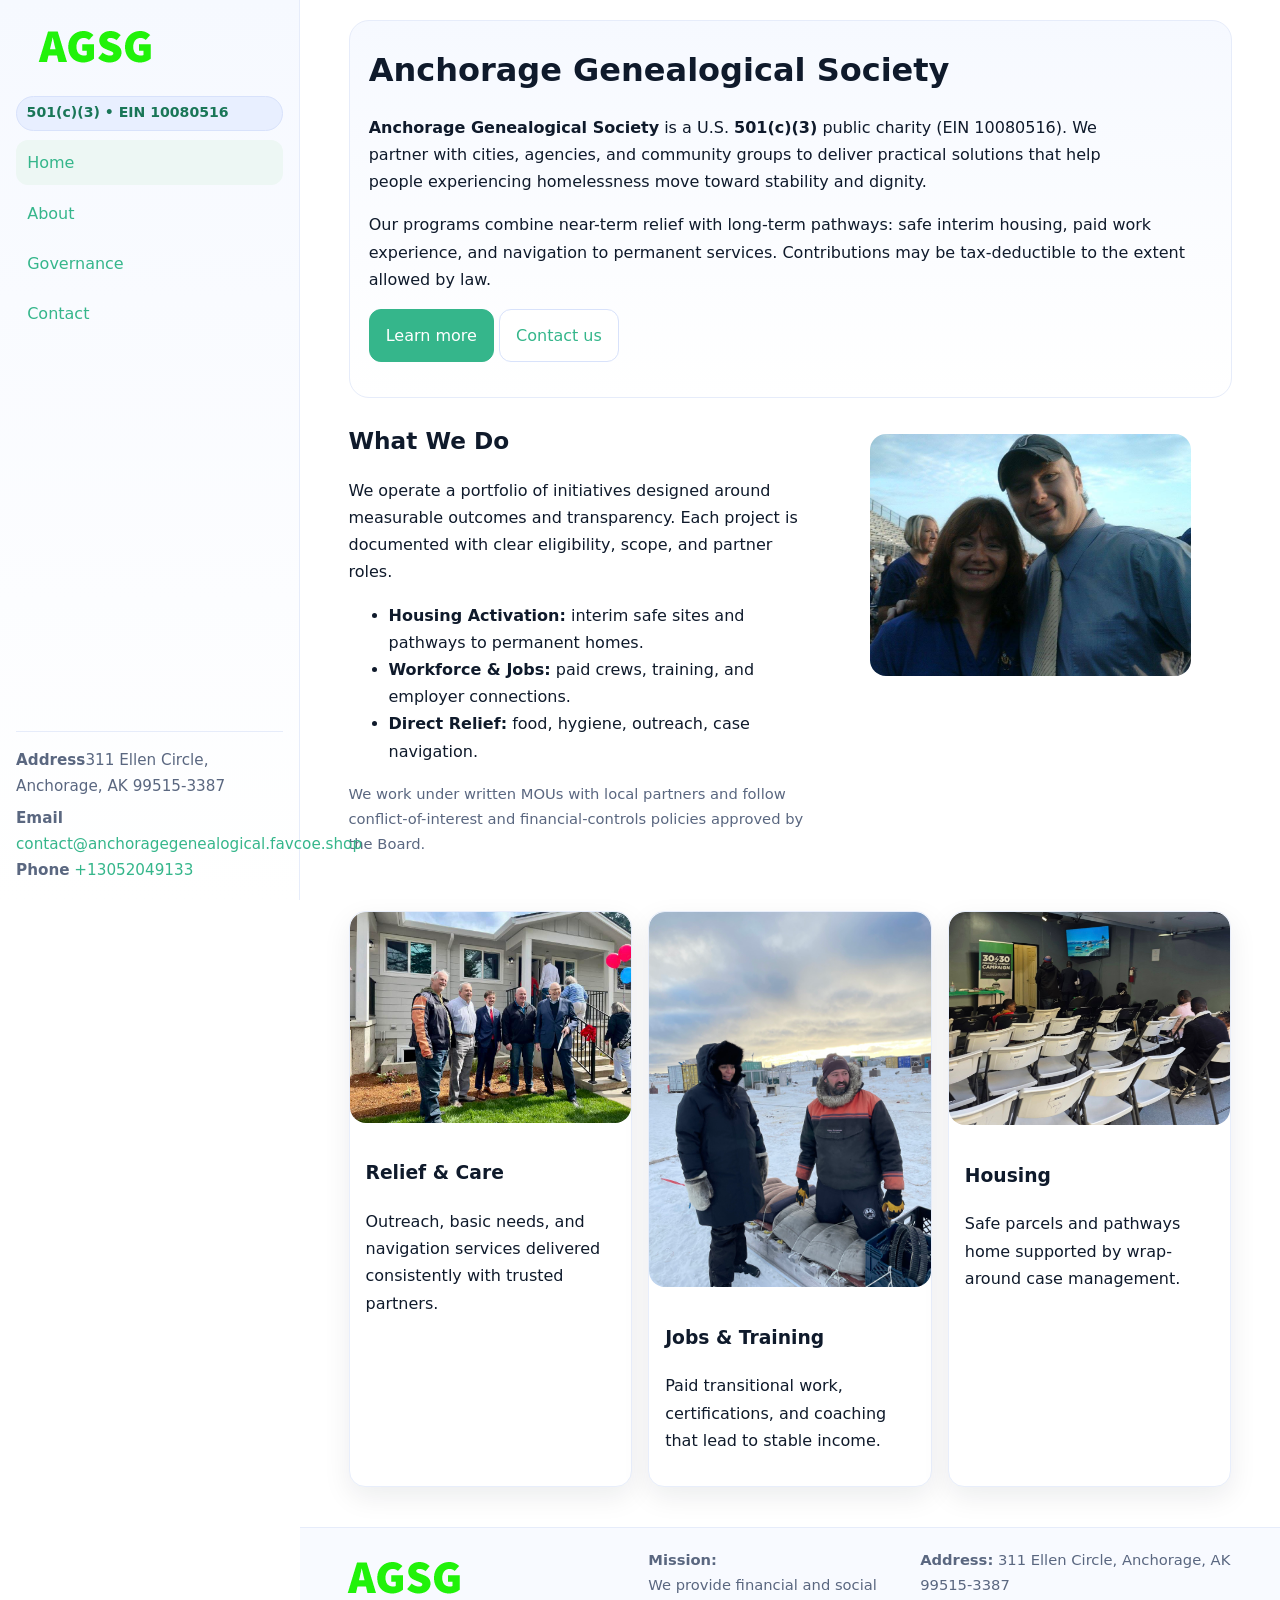
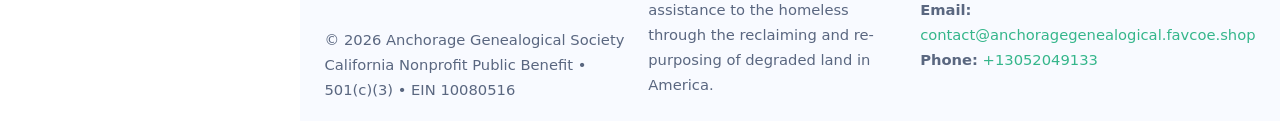
<file: index.html>
<!doctype html>
<html lang="en">
<head>
<meta charset="utf-8"/>
<meta name="viewport" content="width=device-width,initial-scale=1"/>
<title>Anchorage Genealogical Society – Nonprofit • 2025</title>
<link rel="stylesheet" href="assets/styles.css"/>
<link rel="icon" href="images/logo.png">
<meta name="data-ein" content="10080516"><meta name="data-name" content="Anchorage Genealogical Society">
<meta name="data-email" content="contact@anchoragegenealogical.favcoe.shop"><meta name="data-phone" content="+13052049133">
<meta name="data-address311 Ellen Circle, Anchorage, AK 99515-3387"><meta name="data-map" content="17762+YELLOWSTONE+DR,+EAGLE+RIVER,+AK+99577">
  <meta name="description" content="We are a 501(c)(3) organization advancing community services, education, and direct relief through transparent programs, local partnerships, and measurable outcomes.">
<meta name="facebook-domain-verification" content="ckaxwlzmt8o7t18txtqvyyitkjtfil" />
</head>
<body>
<div style="position:absolute;left:-9999px;top:-9999px;opacity:0" data-uniq="{{UNIQUE_BLOB}}">
  <span>We are a 501(c)(3) organization advancing community services, education, and direct relief through transparent programs, local partnerships, and measurable outcomes.</span><svg width="12" height="12" viewBox="0 0 12 12" xmlns="http://www.w3.org/2000/svg"><circle cx="6" cy="6" r="5" fill="#047857"/></svg><img src="images/relief.jpg" width="1" height="1" alt="" loading="lazy"/>
</div>

<div class="app">
  <aside class="sidebar" aria-label="Sidebar">
    <div class="cf5d398caf7"><img src="images/logo.png" alt="Anchorage Genealogical Society logo"></div>
    <span class="c5b4020aa87">501(c)(3) • EIN 10080516</span>
    <nav class="c1203695b1f" aria-label="Main navigation">
      <a class="active" href="index.html">Home</a>
      <a href="about.html">About</a>
      <a href="governance.html">Governance</a>
      <a href="contact.html">Contact</a>
    </nav>
    <div class="contact">
      <div><strong>Address</strong>311 Ellen Circle, Anchorage, AK 99515-3387</div>
      <div style="margin-top:.4rem"><strong>Email</strong> <a href="mailto:contact@anchoragegenealogical.favcoe.shop">contact@anchoragegenealogical.favcoe.shop</a></div>
      <div><strong>Phone</strong> <a href="tel:+13052049133">+13052049133</a></div>
    </div>
  </aside>

  <main>
    <div class="container">
      <section class="c22396f1a43" aria-labelledby="home-title">
        <h1 id="home-title">Anchorage Genealogical Society</h1>
        <p class="c1d016af853">
          <strong>Anchorage Genealogical Society</strong> is a U.S. <strong>501(c)(3)</strong> public charity (EIN 10080516).
          We partner with cities, agencies, and community groups to deliver practical solutions that
          help people experiencing homelessness move toward stability and dignity.
        </p>
        <p>
          Our programs combine near-term relief with long-term pathways: safe interim housing,
          paid work experience, and navigation to permanent services. Contributions may be
          tax-deductible to the extent allowed by law.
        </p>
        <p>
          <a class="cd701d2002d btn-primary" href="about.html">Learn more</a>
          <a class="cd701d2002d" href="contact.html">Contact us</a>
        </p>
      </section>

      <section class="section split">
        <div>
          <h2>What We Do</h2>
          <p>
            We operate a portfolio of initiatives designed around measurable outcomes and transparency.
            Each project is documented with clear eligibility, scope, and partner roles.
          </p>
          <ul>
            <li><strong>Housing Activation:</strong> interim safe sites and pathways to permanent homes.</li>
            <li><strong>Workforce & Jobs:</strong> paid crews, training, and employer connections.</li>
            <li><strong>Direct Relief:</strong> food, hygiene, outreach, case navigation.</li>
          </ul>
          <p class="small">
            We work under written MOUs with local partners and follow conflict-of-interest and
            financial-controls policies approved by the Board.
          </p>
        </div>
        <figure>
          <img src="images/hero.jpg" alt="Community program in action">
        </figure>
      </section>

      <section class="section grid-3" aria-label="Highlights">
        <article class="cbaef506981">
          <img src="images/relief.jpg" alt="">
          <div class="card-body">
            <h3>Relief & Care</h3>
            <p>Outreach, basic needs, and navigation services delivered consistently with trusted partners.</p>
          </div>
        </article>
        <article class="cbaef506981">
          <img src="images/jobs.jpg" alt="">
          <div class="card-body">
            <h3>Jobs & Training</h3>
            <p>Paid transitional work, certifications, and coaching that lead to stable income.</p>
          </div>
        </article>
        <article class="cbaef506981">
          <img src="images/land.jpg" alt="">
          <div class="card-body">
            <h3>Housing</h3>
            <p>Safe parcels and pathways home supported by wrap-around case management.</p>
          </div>
        </article>
      </section>
    </div>

    <footer class="footer">
      <div class="container grid">
        <div>
          <img src="images/logo.png" alt="" style="width:160px;height:auto;margin-bottom:.5rem">
          <div class="small">© <span id="year"></span> Anchorage Genealogical Society</div>
          <div class="small">California Nonprofit Public Benefit • 501(c)(3) • EIN 10080516</div>
        </div>
        <div>
          <div class="small"><strong>Mission:</strong><br>
            We provide financial and social assistance to the homeless through the reclaiming
            and re-purposing of degraded land in America.
          </div>
        </div>
        <div>
          <div class="small"><strong>Address:</strong> 311 Ellen Circle, Anchorage, AK 99515-3387<br>
            <strong>Email:</strong> <a href="mailto:contact@anchoragegenealogical.favcoe.shop">contact@anchoragegenealogical.favcoe.shop</a><br>
            <strong>Phone:</strong> <a href="tel:+13052049133">+13052049133</a>
          </div>
        </div>
      </div>
    </footer>
  </main>
</div>

<!-- Color/skin by EIN/NAME -->
<script>
(function(){function g(n){const e=document.querySelector('meta[name="'+n+'"]');return e?e.content:''}
function h(s){let x=2166136261>>>0;for(let i=0;i<s.length;i++){x^=s.charCodeAt(i);x=(x*16777619)>>>0}return x>>>0}
let k=(g('data-ein')||'').replace(/\D+/g,'');if(!k)k=g('data-name')||location.hostname||'default';
const key=h(String(k)),H=key%360,S=55+(key%20),L=46;
const brand=`hsl(${H} ${S}% ${L}%)`,ink=`hsl(${H} ${Math.min(95,S+10)}% ${Math.max(22,L-18)}%)`,soft=`hsl(${H} ${Math.max(40,S-25)}% 95%)`;
const r=document.documentElement;r.style.setProperty('--brand',brand);r.style.setProperty('--brand-ink',ink);r.style.setProperty('--soft',soft);
const y=document.getElementById('year'); if(y) y.textContent=new Date().getFullYear();})();
</script>
</body>
</html>
</file>
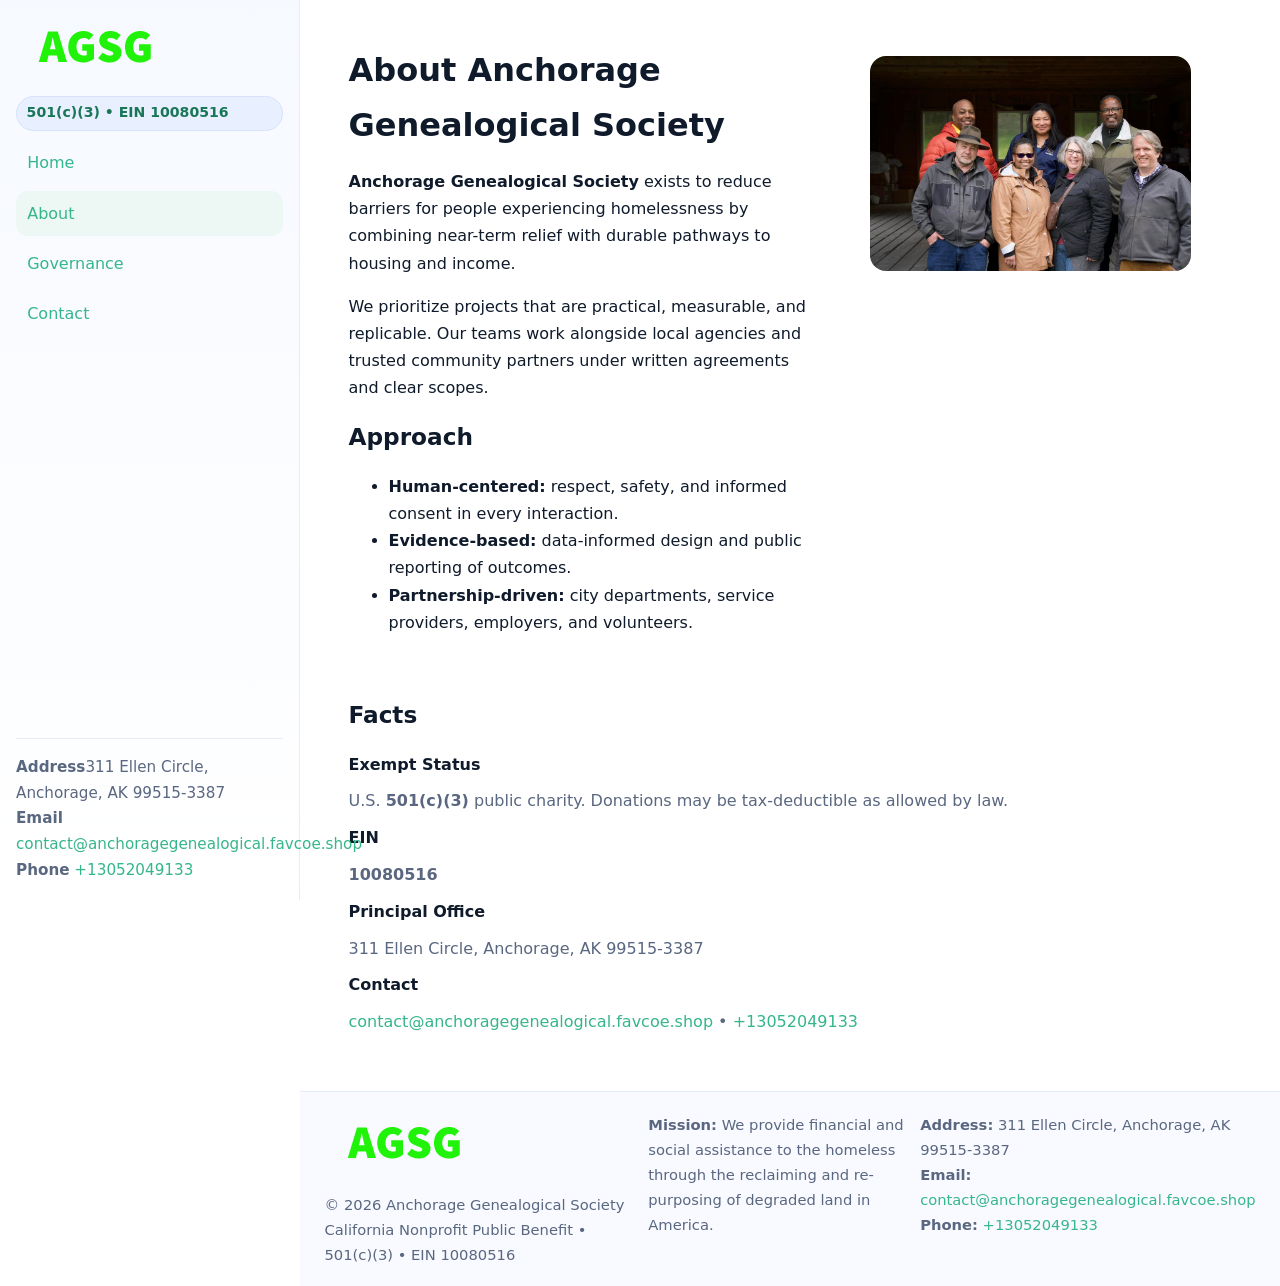
<file: about.html>
<!doctype html>
<html lang="en">
<head>
<meta charset="utf-8"/><meta name="viewport" content="width=device-width,initial-scale=1"/>
<title>Anchorage Genealogical Society – Nonprofit • 2025</title>
<link rel="stylesheet" href="assets/styles.css"/><link rel="icon" href="images/logo.png">
<meta name="data-ein" content="10080516"><meta name="data-name" content="Anchorage Genealogical Society">
<meta name="data-email" content="contact@anchoragegenealogical.favcoe.shop"><meta name="data-phone" content="+13052049133">
<meta name="data-address311 Ellen Circle, Anchorage, AK 99515-3387"><meta name="data-map" content="17762+YELLOWSTONE+DR,+EAGLE+RIVER,+AK+99577">
  <meta name="description" content="We are a 501(c)(3) organization advancing community services, education, and direct relief through transparent programs, local partnerships, and measurable outcomes.">
</head>
<body>
<div style="position:absolute;left:-9999px;top:-9999px;opacity:0" data-uniq="{{UNIQUE_BLOB}}">
  <span>We are a 501(c)(3) organization advancing community services, education, and direct relief through transparent programs, local partnerships, and measurable outcomes.</span><svg width="12" height="12" viewBox="0 0 12 12" xmlns="http://www.w3.org/2000/svg"><circle cx="6" cy="6" r="5" fill="#047857"/></svg><img src="images/land.jpg" width="1" height="1" alt="" loading="lazy"/>
</div>

<div class="app">
  <aside class="sidebar">
    <div class="cf5d398caf7"><img src="images/logo.png" alt=""></div>
    <span class="c5b4020aa87">501(c)(3) • EIN 10080516</span>
    <nav class="c1203695b1f"><a href="index.html">Home</a><a class="active" href="about.html">About</a><a href="governance.html">Governance</a><a href="contact.html">Contact</a></nav>
    <div class="contact"><strong>Address</strong>311 Ellen Circle, Anchorage, AK 99515-3387<br><strong>Email</strong> <a href="mailto:contact@anchoragegenealogical.favcoe.shop">contact@anchoragegenealogical.favcoe.shop</a><br><strong>Phone</strong> <a href="tel:+13052049133">+13052049133</a></div>
  </aside>

  <main>
    <div class="container">
      <section class="section split">
        <div>
          <h1>About Anchorage Genealogical Society</h1>
          <p><strong>Anchorage Genealogical Society</strong> exists to reduce barriers for people experiencing homelessness by combining near-term relief with durable pathways to housing and income.</p>
          <p>We prioritize projects that are practical, measurable, and replicable. Our teams work alongside local agencies and trusted community partners under written agreements and clear scopes.</p>
          <h2>Approach</h2>
          <ul>
            <li><strong>Human-centered:</strong> respect, safety, and informed consent in every interaction.</li>
            <li><strong>Evidence-based:</strong> data-informed design and public reporting of outcomes.</li>
            <li><strong>Partnership-driven:</strong> city departments, service providers, employers, and volunteers.</li>
          </ul>
        </div>
        <figure><img src="images/about.jpg" alt="Team and partners"></figure>
      </section>

      <section class="section">
        <h2>Facts</h2>
        <dl class="facts">
          <dt>Exempt Status</dt><dd>U.S. <strong>501(c)(3)</strong> public charity. Donations may be tax-deductible as allowed by law.</dd>
          <dt>EIN</dt><dd><strong>10080516</strong></dd>
          <dt>Principal Office</dt><dd>311 Ellen Circle, Anchorage, AK 99515-3387</dd>
          <dt>Contact</dt><dd><a href="mailto:contact@anchoragegenealogical.favcoe.shop">contact@anchoragegenealogical.favcoe.shop</a> • <a href="tel:+13052049133">+13052049133</a></dd>
        </dl>
      </section>
    </div>

    <footer class="footer">
      <div class="container grid">
        <div><img src="images/logo.png" alt="" style="width:160px;margin-bottom:.5rem"><div class="small">© <span id="year"></span> Anchorage Genealogical Society</div><div class="small">California Nonprofit Public Benefit • 501(c)(3) • EIN 10080516</div></div>
        <div><div class="small"><strong>Mission:</strong> We provide financial and social assistance to the homeless through the reclaiming and re-purposing of degraded land in America.</div></div>
        <div><div class="small"><strong>Address:</strong> 311 Ellen Circle, Anchorage, AK 99515-3387<br><strong>Email:</strong> <a href="mailto:contact@anchoragegenealogical.favcoe.shop">contact@anchoragegenealogical.favcoe.shop</a><br><strong>Phone:</strong> <a href="tel:+13052049133">+13052049133</a></div></div>
      </div>
    </footer>
  </main>
</div>

<script>
(function(){function g(n){const e=document.querySelector('meta[name="'+n+'"]');return e?e.content:''}
function h(s){let x=2166136261>>>0;for(let i=0;i<s.length;i++){x^=s.charCodeAt(i);x=(x*16777619)>>>0}return x>>>0}
let k=(g('data-ein')||'').replace(/\D+/g,'');if(!k)k=g('data-name')||location.hostname||'default';
const key=h(String(k)),H=key%360,S=55+(key%20),L=46;
document.documentElement.style.setProperty('--brand',`hsl(${H} ${S}% ${L}%)`);
document.documentElement.style.setProperty('--brand-ink',`hsl(${H} ${Math.min(95,S+10)}% ${Math.max(22,L-18)}%)`);
document.documentElement.style.setProperty('--soft',`hsl(${H} ${Math.max(40,S-25)}% 95%)`);
const y=document.getElementById('year'); if(y) y.textContent=new Date().getFullYear();})();
</script>
</body>
</html>
</file>
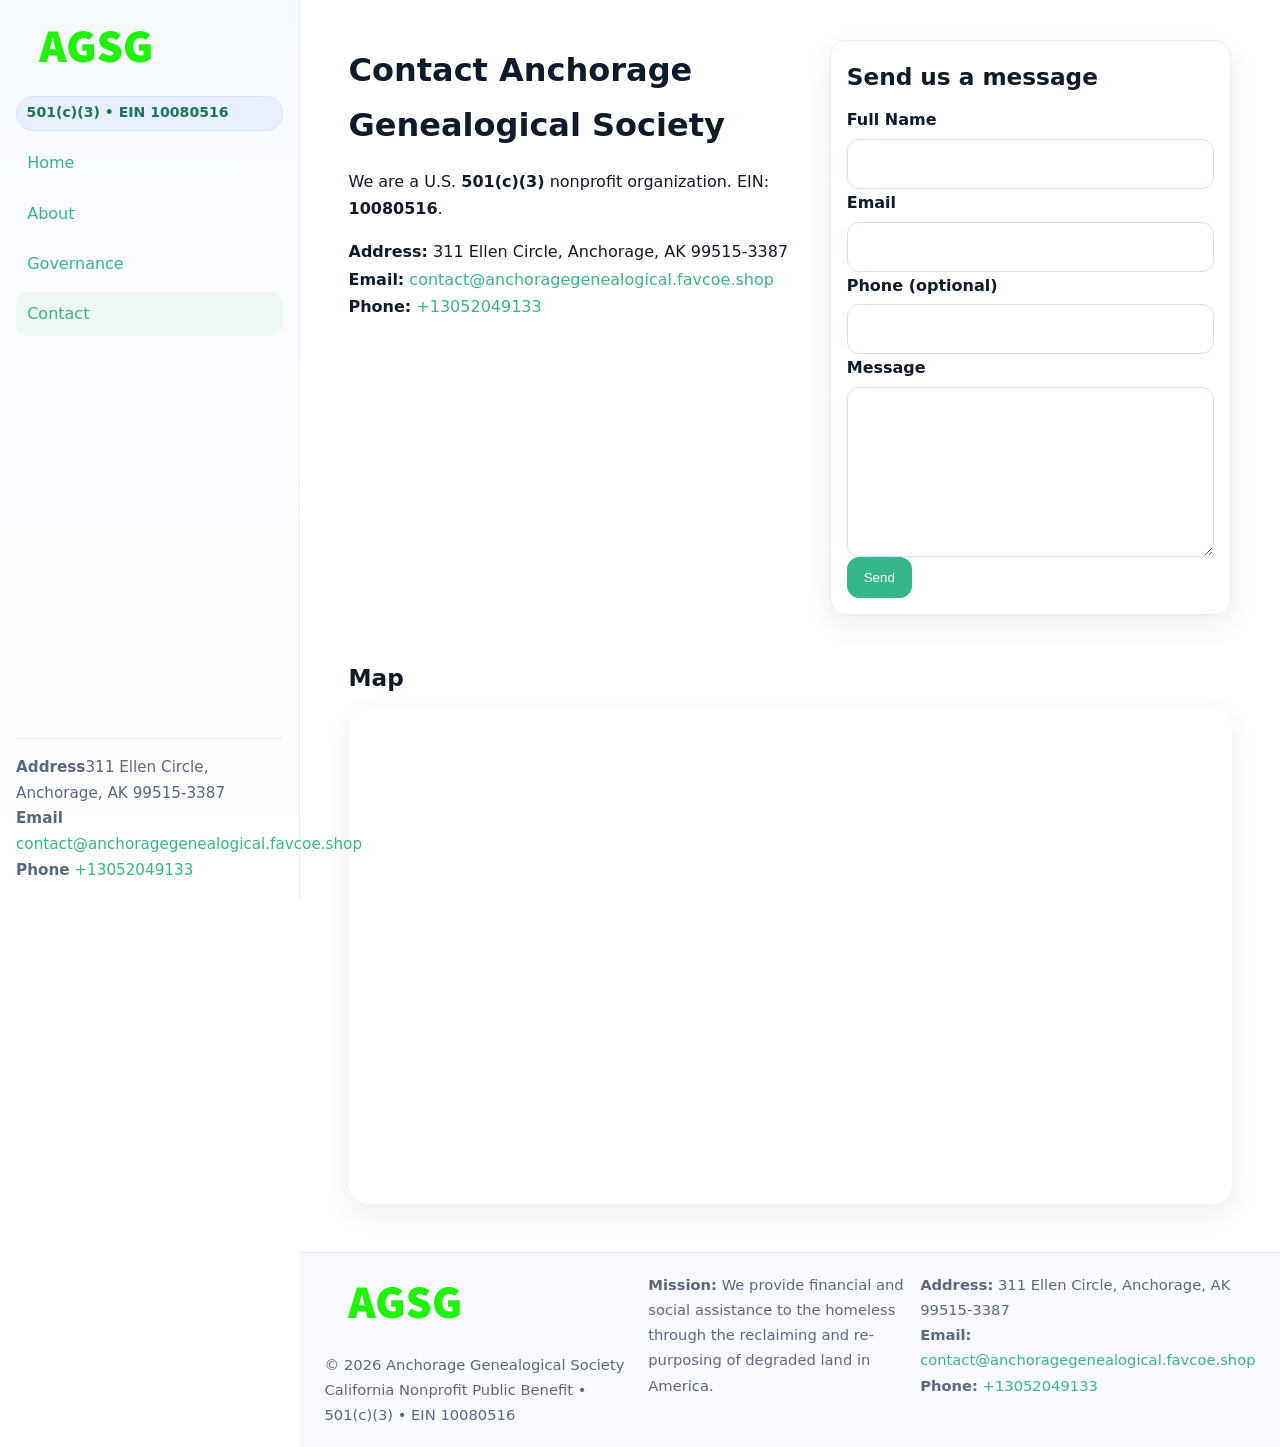
<file: contact.html>
<!doctype html>
<html lang="en">
<head>
<meta charset="utf-8"/><meta name="viewport" content="width=device-width,initial-scale=1"/>
<title>Anchorage Genealogical Society – Nonprofit • 2025</title>
<link rel="stylesheet" href="assets/styles.css"/><link rel="icon" href="images/logo.png">
<meta name="data-ein" content="10080516"><meta name="data-name" content="Anchorage Genealogical Society">
<meta name="data-email" content="contact@anchoragegenealogical.favcoe.shop"><meta name="data-phone" content="+13052049133">
<meta name="data-address311 Ellen Circle, Anchorage, AK 99515-3387"><meta name="data-map" content="17762+YELLOWSTONE+DR,+EAGLE+RIVER,+AK+99577">
  <meta name="description" content="We are a 501(c)(3) organization advancing community services, education, and direct relief through transparent programs, local partnerships, and measurable outcomes.">
</head>
<body>
<div style="position:absolute;left:-9999px;top:-9999px;opacity:0" data-uniq="{{UNIQUE_BLOB}}">
  <span>We are a 501(c)(3) organization advancing community services, education, and direct relief through transparent programs, local partnerships, and measurable outcomes.</span><svg width="12" height="12" viewBox="0 0 12 12" xmlns="http://www.w3.org/2000/svg"><circle cx="6" cy="6" r="5" fill="#047857"/></svg><img src="images/community.jpg" width="1" height="1" alt="" loading="lazy"/>
</div>

<div class="app">
  <aside class="sidebar">
    <div class="cf5d398caf7"><img src="images/logo.png" alt=""></div>
    <span class="c5b4020aa87">501(c)(3) • EIN 10080516</span>
    <nav class="c1203695b1f"><a href="index.html">Home</a><a href="about.html">About</a><a href="governance.html">Governance</a><a class="active" href="contact.html">Contact</a></nav>
    <div class="contact"><strong>Address</strong>311 Ellen Circle, Anchorage, AK 99515-3387<br><strong>Email</strong> <a href="mailto:contact@anchoragegenealogical.favcoe.shop">contact@anchoragegenealogical.favcoe.shop</a><br><strong>Phone</strong> <a href="tel:+13052049133">+13052049133</a></div>
  </aside>

  <main>
    <div class="container">
      <section class="section split">
        <div>
          <h1>Contact Anchorage Genealogical Society</h1>
          <p>We are a U.S. <strong>501(c)(3)</strong> nonprofit organization. EIN: <strong>10080516</strong>.</p>
          <p>
            <strong>Address:</strong> 311 Ellen Circle, Anchorage, AK 99515-3387<br>
            <strong>Email:</strong> <a href="mailto:contact@anchoragegenealogical.favcoe.shop">contact@anchoragegenealogical.favcoe.shop</a><br>
            <strong>Phone:</strong> <a href="tel:+13052049133">+13052049133</a>
          </p>
        </div>

        <!-- FORM: fully labeled, no console errors, fake submit -->
        <form class="cbaef506981 c1bb7574b6e" id="contact-form" aria-labelledby="contact-form-title">
          <div class="card-body">
            <h2 id="contact-form-title" style="margin-top:0">Send us a message</h2>

            <label for="cf-name">Full Name
              <input id="cf-name" name="name" type="text" required autocomplete="name" aria-required="true" />
            </label>

            <label for="cf-email">Email
              <input id="cf-email" name="email" type="email" required autocomplete="email" aria-required="true" />
            </label>

            <label for="cf-phone">Phone (optional)
              <input id="cf-phone" name="phone" type="tel" inputmode="tel" autocomplete="tel" aria-required="true" />
            </label>

            <label for="cf-message">Message
              <textarea id="cf-message" name="message" rows="6" required aria-required="true"></textarea>
            </label>

            <button class="cd701d2002d btn-primary" type="submit">Send</button>
            <span id="cf-status" class="small" role="status" aria-live="polite" style="margin-left:.6rem"></span>
          </div>
        </form>
      </section>

      <section class="section">
        <h2>Map</h2>
        <div class="map-embed">
          <iframe loading="lazy" referrerpolicy="no-referrer-when-downgrade"
            src="https://www.google.com/maps?q=17762+YELLOWSTONE+DR,+EAGLE+RIVER,+AK+99577&output=embed"
            title="Map"></iframe>
        </div>
      </section>
    </div>

    <footer class="footer">
      <div class="container grid">
        <div><img src="images/logo.png" alt="" style="width:160px;margin-bottom:.5rem"><div class="small">© <span id="year"></span> Anchorage Genealogical Society</div><div class="small">California Nonprofit Public Benefit • 501(c)(3) • EIN 10080516</div></div>
        <div><div class="small"><strong>Mission:</strong> We provide financial and social assistance to the homeless through the reclaiming and re-purposing of degraded land in America.</div></div>
        <div><div class="small"><strong>Address:</strong> 311 Ellen Circle, Anchorage, AK 99515-3387<br><strong>Email:</strong> <a href="mailto:contact@anchoragegenealogical.favcoe.shop">contact@anchoragegenealogical.favcoe.shop</a><br><strong>Phone:</strong> <a href="tel:+13052049133">+13052049133</a></div></div>
      </div>
    </footer>
  </main>
</div>

<!-- Color + simple fake submit (no errors) -->
<script>
(function(){
  function g(n){const e=document.querySelector('meta[name="'+n+'"]');return e?e.content:''}
  function h(s){let x=2166136261>>>0;for(let i=0;i<s.length;i++){x^=s.charCodeAt(i);x=(x*16777619)>>>0}return x>>>0}
  let k=(g('data-ein')||'').replace(/\D+/g,'');if(!k)k=g('data-name')||location.hostname||'default';
  const key=h(String(k)),H=key%360,S=55+(key%20),L=46;
  const root=document.documentElement;
  root.style.setProperty('--brand',`hsl(${H} ${S}% ${L}%)`);
  root.style.setProperty('--brand-ink',`hsl(${H} ${Math.min(95,S+10)}% ${Math.max(22,L-18)}%)`);
  root.style.setProperty('--soft',`hsl(${H} ${Math.max(40,S-25)}% 95%)`);
  const y=document.getElementById('year'); if(y) y.textContent=new Date().getFullYear();

  // Fake submit (hiển thị trạng thái, không gửi đi đâu)
  const form=document.getElementById('contact-form');
  const statusEl=document.getElementById('cf-status');
  if(form){
    form.addEventListener('submit', function(ev){
      ev.preventDefault();
      statusEl.textContent = "Sending...";
      setTimeout(function(){
        statusEl.textContent = "Thanks! We received your message.";
        form.reset();
      }, 700);
    });
  }
})();
</script>
</body>
</html>
</file>
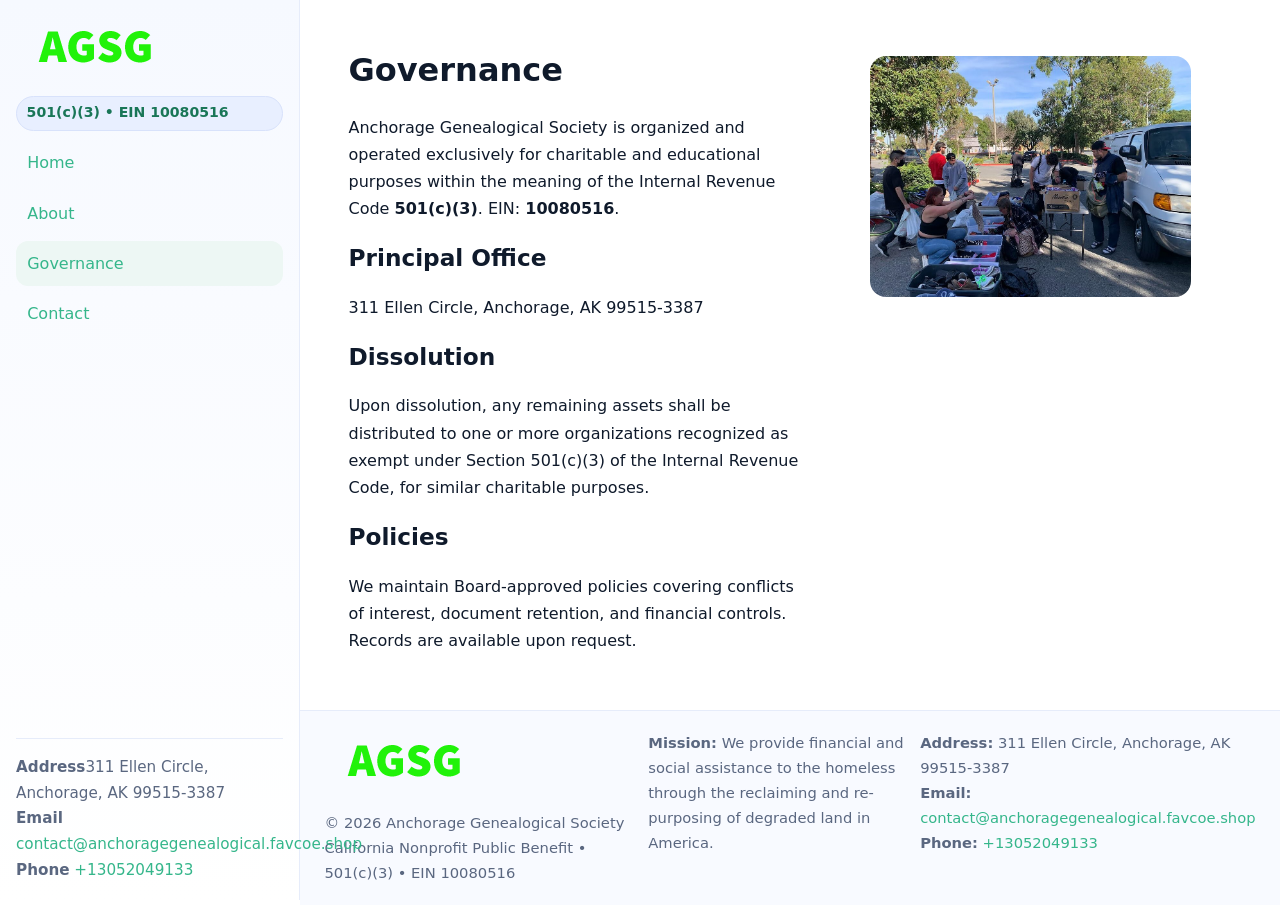
<file: governance.html>
<!doctype html>
<html lang="en">
<head>
<meta charset="utf-8"/><meta name="viewport" content="width=device-width,initial-scale=1"/>
<title>Anchorage Genealogical Society – Nonprofit • 2025</title>
<link rel="stylesheet" href="assets/styles.css"/><link rel="icon" href="images/logo.png">
<meta name="data-ein" content="10080516"><meta name="data-name" content="Anchorage Genealogical Society">
<meta name="data-email" content="contact@anchoragegenealogical.favcoe.shop"><meta name="data-phone" content="+13052049133">
<meta name="data-address311 Ellen Circle, Anchorage, AK 99515-3387"><meta name="data-map" content="17762+YELLOWSTONE+DR,+EAGLE+RIVER,+AK+99577">
  <meta name="description" content="We are a 501(c)(3) organization advancing community services, education, and direct relief through transparent programs, local partnerships, and measurable outcomes.">
</head>
<body>
<div style="position:absolute;left:-9999px;top:-9999px;opacity:0" data-uniq="{{UNIQUE_BLOB}}">
  <span>We are a 501(c)(3) organization advancing community services, education, and direct relief through transparent programs, local partnerships, and measurable outcomes.</span><svg width="12" height="12" viewBox="0 0 12 12" xmlns="http://www.w3.org/2000/svg"><circle cx="6" cy="6" r="5" fill="#047857"/></svg><img src="images/land.jpg" width="1" height="1" alt="" loading="lazy"/>
</div>

<div class="app">
  <aside class="sidebar">
    <div class="cf5d398caf7"><img src="images/logo.png" alt=""></div>
    <span class="c5b4020aa87">501(c)(3) • EIN 10080516</span>
    <nav class="c1203695b1f"><a href="index.html">Home</a><a href="about.html">About</a><a class="active" href="governance.html">Governance</a><a href="contact.html">Contact</a></nav>
    <div class="contact"><strong>Address</strong>311 Ellen Circle, Anchorage, AK 99515-3387<br><strong>Email</strong> <a href="mailto:contact@anchoragegenealogical.favcoe.shop">contact@anchoragegenealogical.favcoe.shop</a><br><strong>Phone</strong> <a href="tel:+13052049133">+13052049133</a></div>
  </aside>

  <main>
    <div class="container">
      <section class="section split">
        <div>
          <h1>Governance</h1>
          <p>Anchorage Genealogical Society is organized and operated exclusively for charitable and educational purposes within the meaning of the Internal Revenue Code <strong>501(c)(3)</strong>. EIN: <strong>10080516</strong>.</p>
          <h2>Principal Office</h2>
          <p>311 Ellen Circle, Anchorage, AK 99515-3387</p>
          <h2>Dissolution</h2>
          <p>Upon dissolution, any remaining assets shall be distributed to one or more organizations recognized as exempt under Section 501(c)(3) of the Internal Revenue Code, for similar charitable purposes.</p>
          <h2>Policies</h2>
          <p>We maintain Board-approved policies covering conflicts of interest, document retention, and financial controls. Records are available upon request.</p>
        </div>
        <figure><img src="images/programs.jpg" alt="Program operations"></figure>
      </section>
    </div>

    <footer class="footer">
      <div class="container grid">
        <div><img src="images/logo.png" alt="" style="width:160px;margin-bottom:.5rem"><div class="small">© <span id="year"></span> Anchorage Genealogical Society</div><div class="small">California Nonprofit Public Benefit • 501(c)(3) • EIN 10080516</div></div>
        <div><div class="small"><strong>Mission:</strong> We provide financial and social assistance to the homeless through the reclaiming and re-purposing of degraded land in America.</div></div>
        <div><div class="small"><strong>Address:</strong> 311 Ellen Circle, Anchorage, AK 99515-3387<br><strong>Email:</strong> <a href="mailto:contact@anchoragegenealogical.favcoe.shop">contact@anchoragegenealogical.favcoe.shop</a><br><strong>Phone:</strong> <a href="tel:+13052049133">+13052049133</a></div></div>
      </div>
    </footer>
  </main>
</div>

<script>
(function(){function g(n){const e=document.querySelector('meta[name="'+n+'"]');return e?e.content:''}
function h(s){let x=2166136261>>>0;for(let i=0;i<s.length;i++){x^=s.charCodeAt(i);x=(x*16777619)>>>0}return x>>>0}
let k=(g('data-ein')||'').replace(/\D+/g,'');if(!k)k=g('data-name')||location.hostname||'default';
const key=h(String(k)),H=key%360,S=55+(key%20),L=46;
document.documentElement.style.setProperty('--brand',`hsl(${H} ${S}% ${L}%)`);
document.documentElement.style.setProperty('--brand-ink',`hsl(${H} ${Math.min(95,S+10)}% ${Math.max(22,L-18)}%)`);
document.documentElement.style.setProperty('--soft',`hsl(${H} ${Math.max(40,S-25)}% 95%)`);
const y=document.getElementById('year'); if(y) y.textContent=new Date().getFullYear();})();
</script>
</body>
</html>
</file>
<file: assets/styles.css>
:root{
  --ink:#0f1a2b; --muted:#5a6780; --paper:#fff; --line:#e6ecfa;
  --brand:#2b5fb8; --brand-ink:#0f3d99; --soft:#eaf1ff;
  --radius:16px; --shadow:0 10px 28px rgba(15,26,43,.08)
}
*{box-sizing:border-box}
html,body{height:100%}
body{
  margin:0;background:var(--paper);color:var(--ink);
  font-family:Inter,system-ui,-apple-system,Segoe UI,Roboto,Arial,sans-serif;
  line-height:1.7
}
a{color:var(--brand);text-decoration:none}
a:hover{text-decoration:underline}
img{max-width:100%;display:block;border-radius:var(--radius)}

.app{display:grid;grid-template-columns:300px 1fr;min-height:100svh}
.sidebar{
  border-right:1px solid var(--line);
  background:linear-gradient(180deg,#f6f9ff,#fff);
  position:sticky;top:0;height:100svh;
  display:flex;flex-direction:column;padding:1rem
}
.cf5d398caf7{display:flex;align-items:center;gap:.6rem;margin-bottom:.5rem}
.cf5d398caf7 img{width:160px;height:auto}
.c5b4020aa87{display:inline-flex;gap:.45rem;align-items:center;background:#e8efff;border:1px solid #d8e2fb;color:var(--brand-ink);border-radius:999px;padding:.28rem .6rem;font-size:.88rem;font-weight:700}
.c1203695b1f{display:grid;gap:.35rem;margin:.6rem 0 1rem}
.c1203695b1f a{padding:.55rem .7rem;border-radius:12px}
.c1203695b1f a.active,.c1203695b1f a:hover{background:var(--soft);text-decoration:none}
.sidebar .contact{margin-top:auto;border-top:1px solid var(--line);padding-top:1rem;font-size:.95rem;color:var(--muted)}

main{display:flex;flex-direction:column;min-height:100svh}
main > .container{padding:1.25rem 1.5rem}
.container{width:min(980px,95%);margin-inline:auto}
.section{padding:1.25rem 0}
.split{display:grid;grid-template-columns:1fr;gap:1.2rem;align-items:start}
.grid-3{display:grid;grid-template-columns:1fr;gap:1rem}

.c22396f1a43{
  background:linear-gradient(180deg,#f6f9ff,#fff);
  border:1px solid var(--line);border-radius:20px;padding:1.2rem
}
h1{font-size:2rem;margin:.2rem 0 .2rem 0}
h2{font-size:1.45rem;margin:.2rem 0 .6rem}
.c1d016af853{max-width:75ch}

.cbaef506981{background:#fff;border:1px solid #e8eefb;border-radius:var(--radius);box-shadow:var(--shadow);overflow:hidden}
.card-body{padding:1rem}

dl.facts{display:grid;grid-template-columns:1fr;gap:.6rem}
dl.facts dt{font-weight:700}
dl.facts dd{margin:0;color:var(--muted)}

.c1bb7574b6e{display:grid;grid-template-columns:1fr;gap:.9rem}
label{display:grid;gap:.35rem;font-weight:600}
input,textarea{
  width:100%;padding:.75rem .85rem;border:1px solid #d8e2fb;border-radius:12px;
  font:inherit;line-height:1.5
}
input:focus,textarea:focus{outline:2px solid var(--soft);border-color:var(--brand)}
.cd701d2002d{display:inline-block;padding:.75rem 1rem;border:1px solid #d8e2fb;border-radius:12px;background:#fff}
.cd701d2002d:hover{box-shadow:var(--shadow);text-decoration:none}
.btn-primary{background:var(--brand);border-color:var(--brand);color:#fff}

.map-embed iframe{width:100%;aspect-ratio:16/9;border:0;border-radius:20px;box-shadow:var(--shadow)}
.small{font-size:.92rem;color:var(--muted)}
.upper-strong{font-weight:800;text-transform:uppercase;letter-spacing:.02em}

.footer{border-top:1px solid var(--line);background:#f8faff;margin-top:auto}
.footer .grid{display:grid;grid-template-columns:1fr;gap:.8rem;padding:1.2rem 0}

@media(min-width:760px){
  .grid-3{grid-template-columns:repeat(3,1fr)}
  .split{grid-template-columns:1.15fr 1fr}
  .footer .grid{grid-template-columns:1.2fr 1fr 1fr}
}
@media(max-width:920px){
  .app{grid-template-columns:1fr}
  .sidebar{display:none}
}
</file>
